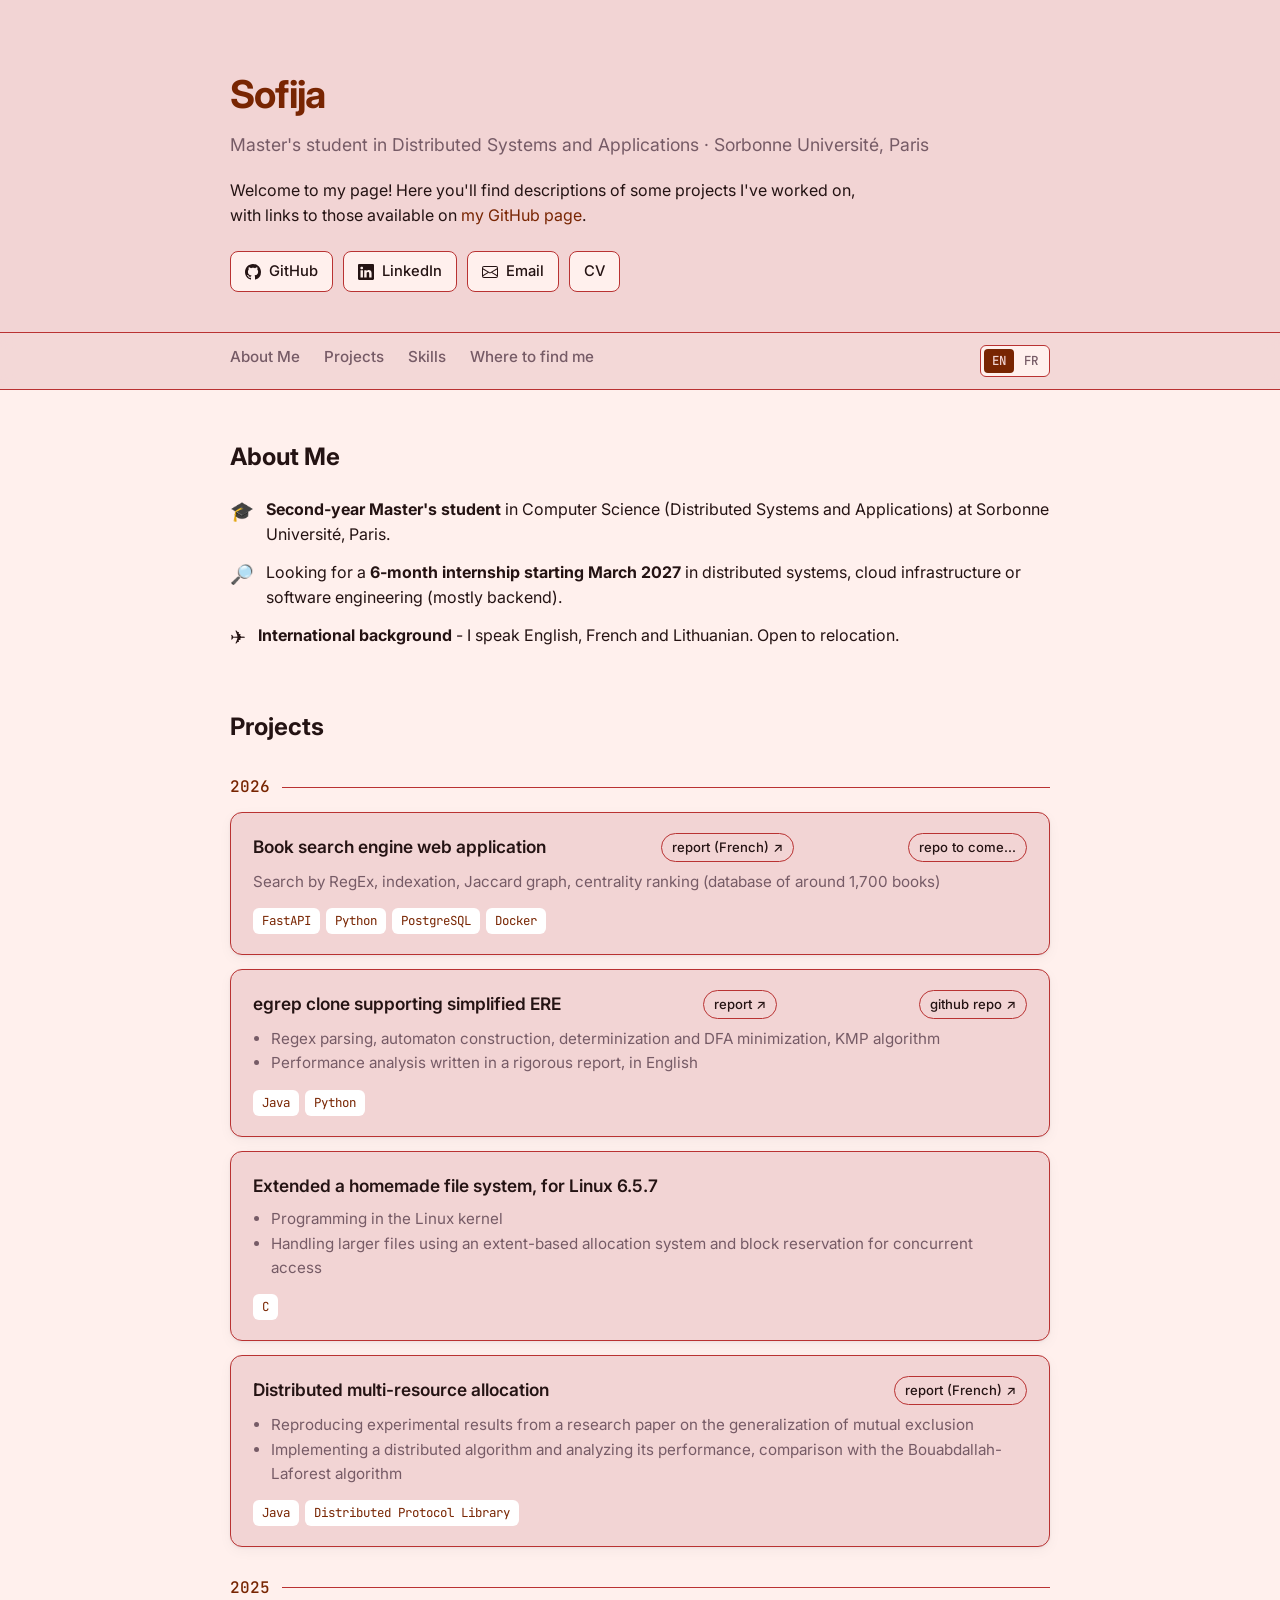
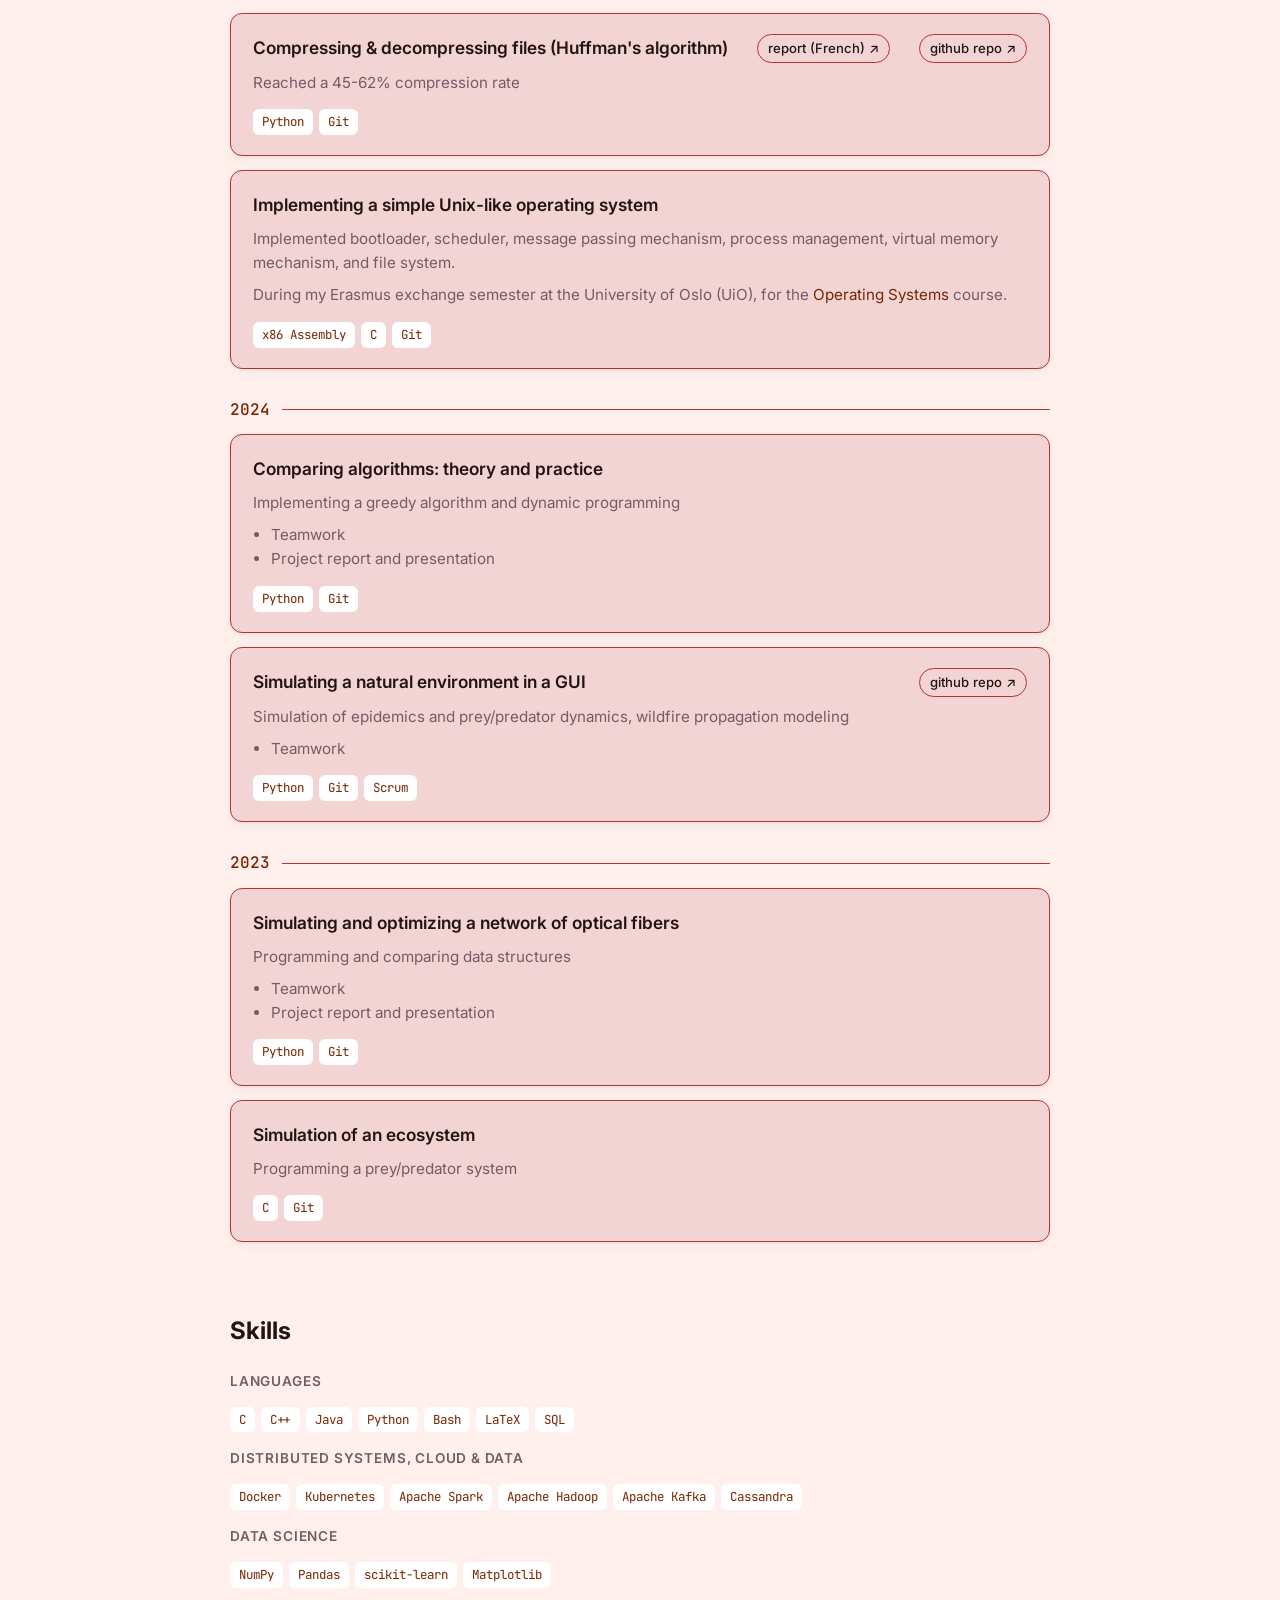
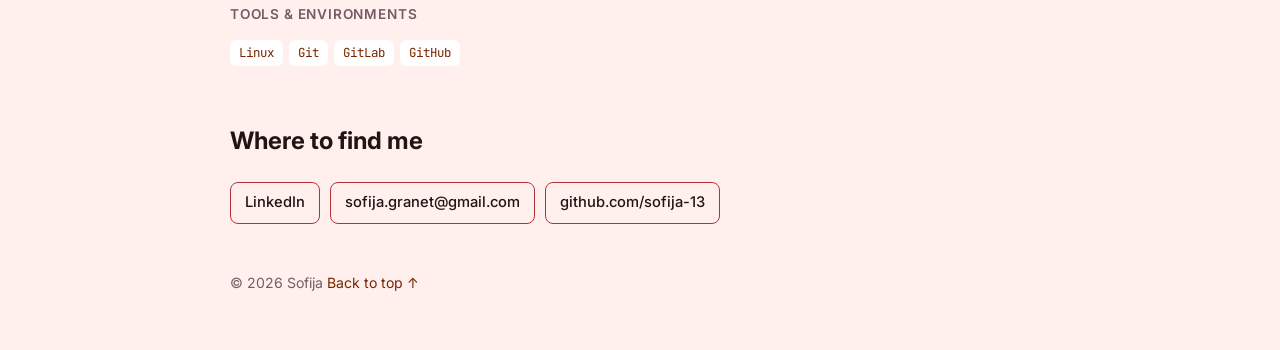
<file: index.html>
<!DOCTYPE html>
<html lang="en">

<head>
    <meta charset="UTF-8">
    <meta name="viewport" content="width=device-width, initial-scale=1.0">
    <title>Sofija</title>
    <meta name="description"
        content="Sofija - Master's student in Distributed Systems and Applications at Sorbonne Université. Projects, skills and contact.">
    <link rel="preconnect" href="https://fonts.googleapis.com">
    <link rel="preconnect" href="https://fonts.gstatic.com" crossorigin>
    <link
        href="https://fonts.googleapis.com/css2?family=Inter:wght@400;500;600;700&family=JetBrains+Mono:wght@400;500&display=swap"
        rel="stylesheet">
    <link rel="stylesheet" href="style.css">
</head>
<style>
    
</style>
<body>       
        <header id="home">
        <div class="wrap">
            <!-- <div class="bloc"> -->
            <a class="wordmark" href="#home"><h1>Sofija</h1></a>
            <p class="role">Master's student in Distributed Systems and Applications · Sorbonne Université, Paris</p>
            <p class="intro">
                Welcome to my page! Here you'll find descriptions of some projects I've worked on,
                with links to those available on <a href="https://github.com/sofija-13">my GitHub page</a>.
                
            </p>
            <div class="links">
                <a class="btn" href="https://github.com/sofija-13">
                    <svg viewBox="0 0 16 16" aria-hidden="true">
                        <path
                            d="M8 0C3.58 0 0 3.58 0 8c0 3.54 2.29 6.53 5.47 7.59.4.07.55-.17.55-.38 0-.19-.01-.82-.01-1.49-2.01.37-2.53-.49-2.69-.94-.09-.23-.48-.94-.82-1.13-.28-.15-.68-.52-.01-.53.63-.01 1.08.58 1.23.82.72 1.21 1.87.87 2.33.66.07-.52.28-.87.51-1.07-1.78-.2-3.64-.89-3.64-3.95 0-.87.31-1.59.82-2.15-.08-.2-.36-1.02.08-2.12 0 0 .67-.21 2.2.82.64-.18 1.32-.27 2-.27.68 0 1.36.09 2 .27 1.53-1.04 2.2-.82 2.2-.82.44 1.1.16 1.92.08 2.12.51.56.82 1.27.82 2.15 0 3.07-1.87 3.75-3.65 3.95.29.25.54.73.54 1.48 0 1.07-.01 1.93-.01 2.2 0 .21.15.46.55.38A8.013 8.013 0 0016 8c0-4.42-3.58-8-8-8z" />
                    </svg>
                    GitHub
                </a>
                <a class="btn" href="https://linkedin.com/in/sofija-granet">
                    <svg viewBox="0 0 16 16" aria-hidden="true">
                        <path
                            d="M0 1.15C0 .52.52 0 1.17 0h13.66C15.48 0 16 .52 16 1.15v13.7c0 .63-.52 1.15-1.17 1.15H1.17C.52 16 0 15.48 0 14.85zM4.94 13.4V6.17H2.54v7.23zM3.74 5.18c.84 0 1.36-.55 1.36-1.25-.02-.71-.52-1.25-1.34-1.25-.82 0-1.36.54-1.36 1.25 0 .7.52 1.25 1.33 1.25zm4.91 8.22V9.36c0-.21.02-.43.08-.58.17-.43.57-.88 1.23-.88.87 0 1.21.66 1.21 1.64v3.86h2.4V9.26c0-2.22-1.18-3.25-2.76-3.25-1.27 0-1.84.7-2.16 1.2v.02h-.02l.02-.02V6.17h-2.4c.03.68 0 7.23 0 7.23z" />
                    </svg>
                    LinkedIn
                </a>
                <a class="btn" href="mailto:sofija.granet@gmail.com">
                    <svg viewBox="0 0 16 16" aria-hidden="true">
                        <path
                            d="M0 4a2 2 0 012-2h12a2 2 0 012 2v8a2 2 0 01-2 2H2a2 2 0 01-2-2zm2-1a1 1 0 00-1 1v.22l7 4.2 7-4.2V4a1 1 0 00-1-1zm13 2.38-4.71 2.83L15 11.1zM14.97 12.3 9.34 8.83 8 9.58l-1.34-.75-5.63 3.47A1 1 0 002 13h12a1 1 0 00.97-.7zM1 11.1l4.71-2.89L1 5.38z" />
                    </svg>
                    Email
                </a>
                <a class="btn" href="pdf/cv-EN.pdf" target="_blank" rel="noopener noreferrer">CV</a>
            </div>
            <!-- </div> -->
            <!-- <div class="bloc"><img src="img/ciurlionis-friendship.jpg" alt="painting: 'Friendship', Čiurlionis" width="256"
                    height="294" title="„Bičiulystė“, M. K. Čiurlionis"></div> -->
        </div>
    </header>

    <nav>
        <div class="wrap">
            <a href="#about-me">About Me</a>
            <a href="#projects">Projects</a>
            <a href="#skills">Skills</a>
            <a href="#where-to-find-me">Where to find me</a>
            <div class="language-switch" aria-label="Language">
                <a class="active" href="index.html" aria-current="page" lang="en">EN</a>
                <a href="fr/index.html" lang="fr">FR</a>
            </div>
        </div>
    </nav>

    <main class="wrap">

        <!-- ======================= ABOUT ======================= -->
        <section id="about-me">
            <h2>About Me</h2>
            <ul class="about-list">
                <li><span class="ico">🎓</span><span><strong>Second-year Master's student</strong> in Computer Science
                        (Distributed
                        Systems and Applications) at Sorbonne Université, Paris.</span></li>
                <li><span class="ico">🔎</span><span>Looking for a <strong>6-month internship starting March
                            2027</strong> in distributed systems, cloud infrastructure or software engineering (mostly
                        backend).
                        <!-- Hands-on experience, from Linux kernel modules to containerized data pipelines.</span> -->
                </li>
                <li><span class="ico">✈️</span><span><strong>International background</strong> - I speak English, French and
                        Lithuanian.
                        Open to relocation.</span></li>
            </ul>
        </section>

        <!-- ======================= PROJECTS ======================= -->
        <section id="projects">
            <h2>Projects</h2>

            <!-- ---------- 2026 ---------- -->
            <div class="year">2026</div>
            <article class="card">
                <div class="card-head">
                    <h3>Book search engine web application</h3>
                    <a class="repo" href="pdf/rapport-webapp.pdf" target="_blank" rel="noopener noreferrer">report (French) ↗</a>
                    <!-- <a class="repo" href="https://github.com/sofija-13/TODO">github repo ↗</a> -->
                    <a class="repo">repo to come...</a>
                </div>
                <p>Search by RegEx, indexation, Jaccard graph, centrality ranking (database of around 1,700 books)</p>
                <div class="tags"><span class="tag">FastAPI</span><span class="tag">Python</span><span class="tag">PostgreSQL</span><span class="tag">Docker</span></div>
            </article>

            <article class="card">
                <div class="card-head">
                    <h3>egrep clone supporting simplified ERE</h3>
                    <a class="repo" href="pdf/report-egrep.pdf" target="_blank" rel="noopener noreferrer">report ↗</a>
                    <a class="repo" href="https://github.com/sofija-13/daar_p1">github repo ↗</a>
                </div>
                <ul>
                    <li>Regex parsing, automaton construction, determinization and DFA minimization, KMP algorithm</li>
                    <li>Performance analysis written in a rigorous report, in English</li>
                </ul>
                <div class="tags"><span class="tag">Java</span><span class="tag">Python</span></div>
            </article>


            <article class="card">
                <div class="card-head">
                    <h3>Extended a homemade file system, for Linux 6.5.7</h3>
                    <!-- <a class="repo" href="https://github.com/sofija-13/REPO">GitHub ↗</a> -->
                </div>
                <ul>
                    <li>Programming in the Linux kernel</li>
                    <li>Handling larger files using an extent-based allocation system and block reservation for
                        concurrent access</li>
                </ul>
                <div class="tags"><span class="tag">C</span></div>
            </article>

            <article class="card">
                <div class="card-head">
                    <h3>Distributed multi-resource allocation</h3>
                    <a class="repo" href="pdf/rapport-psar.pdf" target="_blank" rel="noopener noreferrer">report (French) ↗</a>
                </div>
                <ul>
                    <li>Reproducing experimental results from a research paper on the generalization of mutual exclusion
                    </li>
                    <li>Implementing a distributed algorithm and analyzing its performance, comparison with the
                        Bouabdallah-Laforest algorithm</li>
                </ul>
                <div class="tags"><span class="tag">Java</span><span class="tag">Distributed Protocol Library</span>
                </div>
                <!-- <a href="https://gitlab.lip6.fr/jlejeune/diplab">DipLab</a> -->
            </article>

            <!--
      <article class="card">
        <div class="card-head"><h3>Peer-to-peer system</h3></div>
        <p>Distributed algorithms</p>
        <div class="tags"><span class="tag">C</span><span class="tag">MPI</span></div>
      </article>
      -->

            <!-- ---------- 2025 ---------- -->
            <div class="year">2025</div>

            <article class="card">
                <div class="card-head">
                    <h3>Compressing & decompressing files (Huffman's algorithm)</h3>
                    <a class="repo" href="pdf/rapport-huffman.pdf" target="_blank" rel="noopener noreferrer">report (French) ↗</a>
                    <a class="repo" href="https://github.com/sofija-13/Huffman-Dynamique">github repo ↗</a>
                </div>
                <p>Reached a 45-62% compression rate</p>
                <div class="tags"><span class="tag">Python</span><span class="tag">Git</span></div>
            </article>

            <article class="card">
                <div class="card-head">
                    <h3>Implementing a simple Unix-like operating system</h3>
                </div>
                <p>Implemented bootloader, scheduler, message passing mechanism, process management, virtual memory
                    mechanism, and file system.</p>
                <p>During my Erasmus exchange semester at the University of Oslo (UiO), for the
                    <a href="https://www.uio.no/studier/emner/matnat/ifi/IN3000/index-eng.html">Operating Systems</a>
                    course.
                </p>
                <div class="tags"><span class="tag">x86 Assembly</span><span class="tag">C</span><span
                        class="tag">Git</span></div>
            </article>

            <!-- ---------- 2024 ---------- -->
            <div class="year">2024</div>

            <article class="card">
                <div class="card-head">
                    <h3>Comparing algorithms: theory and practice</h3>
                </div>
                <p>Implementing a greedy algorithm and dynamic programming</p>
                <ul>
                    <li>Teamwork</li>
                    <li>Project report and presentation</li>
                </ul>
                <div class="tags"><span class="tag">Python</span><span class="tag">Git</span></div>
            </article>

            <article class="card">
                <div class="card-head">
                    <h3>Simulating a natural environment in a GUI</h3>
                    <a class="repo" href="https://github.com/sofija-13/poulerenardvipere">github repo ↗</a>
                </div>
                <p>Simulation of epidemics and prey/predator dynamics, wildfire propagation modeling</p>
                <ul>
                    <li>Teamwork</li>
                </ul>
                <div class="tags"><span class="tag">Python</span><span class="tag">Git</span><span class="tag">Scrum</span></div>
            </article>

            <!-- ---------- 2023 ---------- -->
            <div class="year">2023</div>

            <article class="card">
                <div class="card-head">
                    <h3>Simulating and optimizing a network of optical fibers</h3>
                </div>
                <p>Programming and comparing data structures</p>
                <ul>
                    <li>Teamwork</li>
                    <li>Project report and presentation</li>
                </ul>
                <div class="tags"><span class="tag">Python</span><span class="tag">Git</span></div>
            </article>

            <article class="card">
                <div class="card-head">
                    <h3>Simulation of an ecosystem</h3>
                </div>
                <p>Programming a prey/predator system</p>
                <div class="tags"><span class="tag">C</span><span class="tag">Git</span></div>
            </article>
        </section>

        <!-- ======================= SKILLS ======================= -->
        <section id="skills">
            <h2>Skills</h2>
            <div class="skills">
                <div class="skill-group">
                    <h3>Languages</h3>
                    <div class="tags">
                        <span class="tag">C</span><span class="tag">C++</span><span class="tag">Java</span><span
                            class="tag">Python</span>
                        <span class="tag">Bash</span><span class="tag">LaTeX</span>
                        <span class="tag">SQL</span>
                    </div>
                </div>
                <div class="skill-group">
                    <h3>Distributed systems, cloud &amp; data</h3>
                    <div class="tags">
                        <span class="tag">Docker</span><span class="tag">Kubernetes</span><span class="tag">Apache Spark</span><span class="tag">Apache Hadoop</span><span
                            class="tag">Apache Kafka</span><span class="tag">Cassandra</span>
                    </div>
                </div>
                <!-- <div class="skill-group">
                    <h3>Web</h3>
                    <div class="tags">
                        <span class="tag">Django REST</span><span class="tag">Vue.js</span><span class="tag">Yarn</span>
                    </div>
                </div> -->
                <div class="skill-group">
                    <h3>Data science</h3>
                    <div class="tags">
                        <span class="tag">NumPy</span><span class="tag">Pandas</span><span
                            class="tag">scikit-learn</span><span class="tag">Matplotlib</span>
                    </div>
                </div>
                <div class="skill-group">
                    <h3>Tools &amp; environments</h3>
                    <div class="tags"><span class="tag">Linux</span>
                        <span class="tag">Git</span><span class="tag">GitLab</span><span class="tag">GitHub</span>
                    </div>
                </div>
            </div>
        </section>

        <!-- ======================= CONTACT ======================= -->
        <section id="where-to-find-me">
            <h2>Where to find me</h2>
            <div class="links">
                <a class="btn" href="https://linkedin.com/in/sofija-granet">LinkedIn</a>
                <a class="btn" href="mailto:sofija.granet@gmail.com">sofija.granet@gmail.com</a>
                <a class="btn" href="https://github.com/sofija-13">github.com/sofija-13</a>
            </div>
        </section>
    </main>

    <footer>
        <div class="wrap">
            <!-- Compteur de visites (optionnel) :
                  <img src="https://visitcount.itsvg.in/api?id=sofija-13&icon=8&color=4" alt="visit counter">
                  -->
            <span>© 2026 Sofija</span>
            <a href="#home">Back to top ↑</a>
        </div>
    </footer>
    

</body>

</html>
</file>
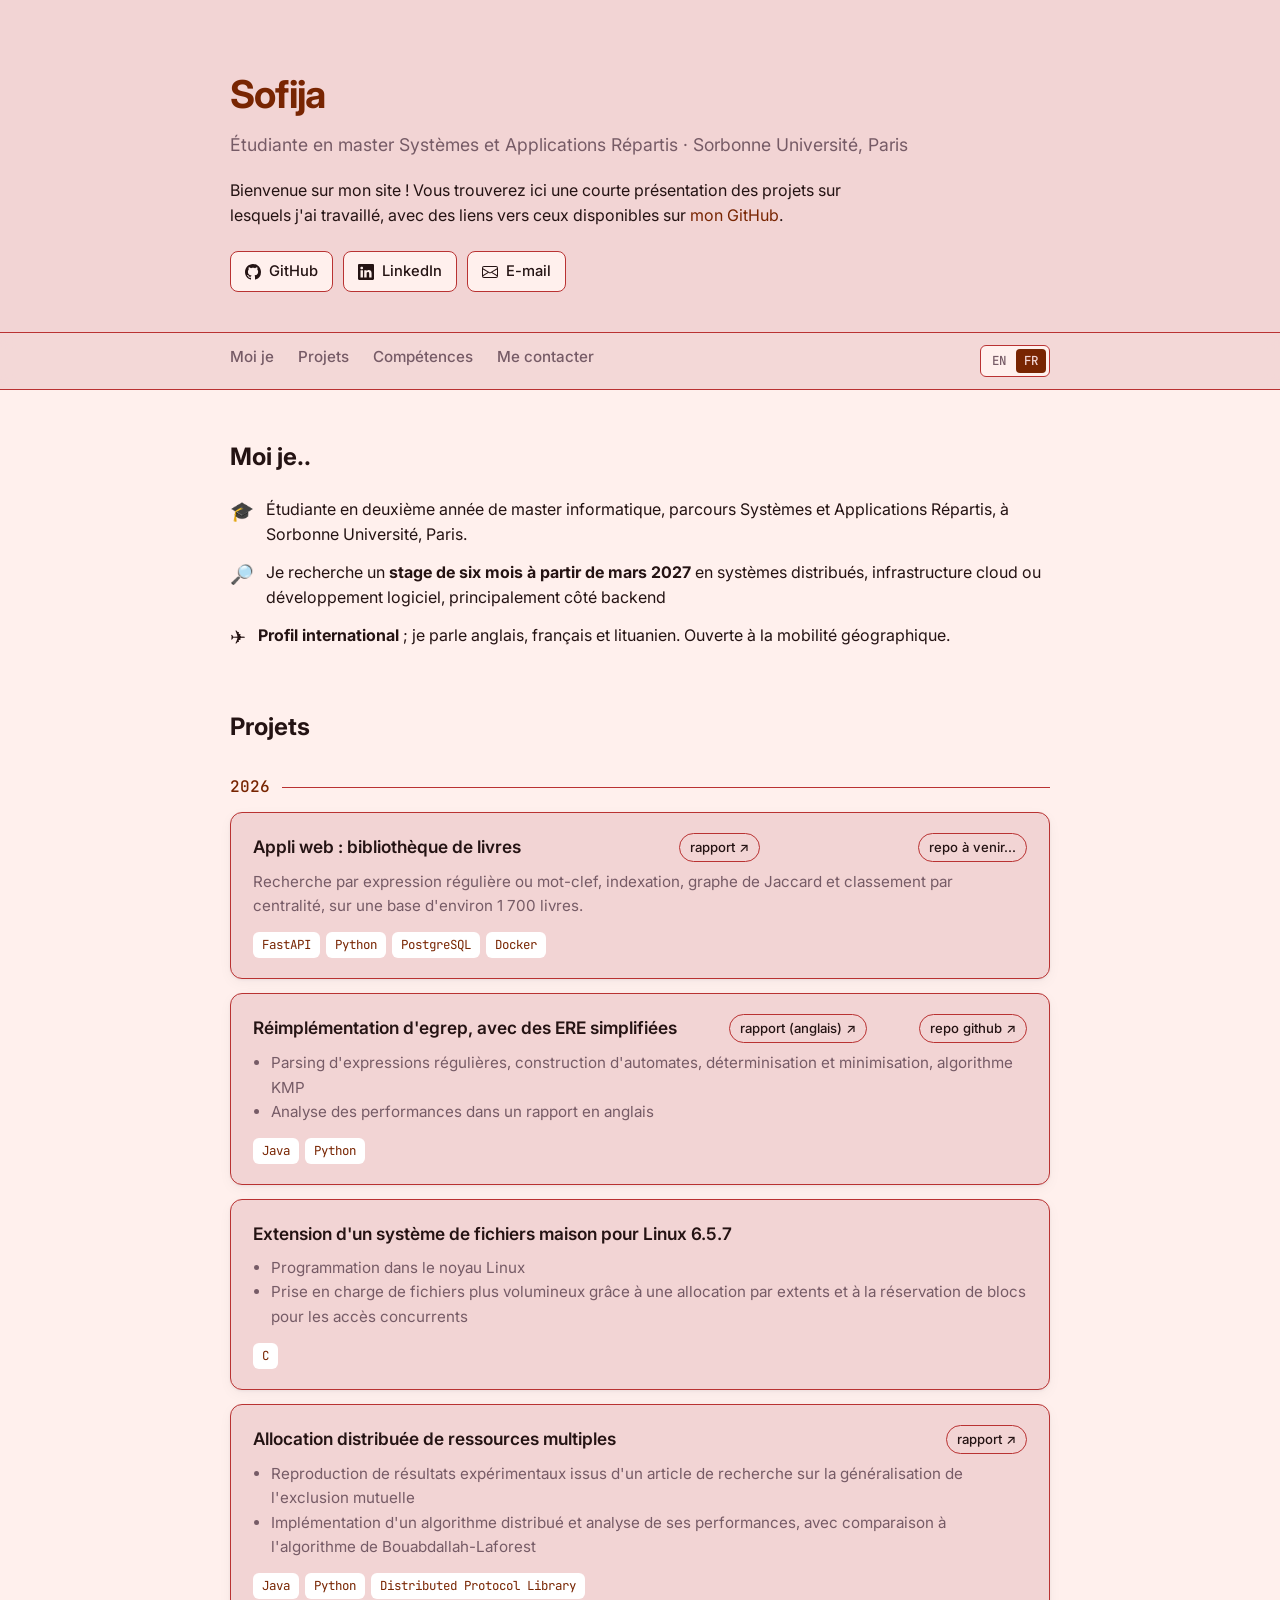
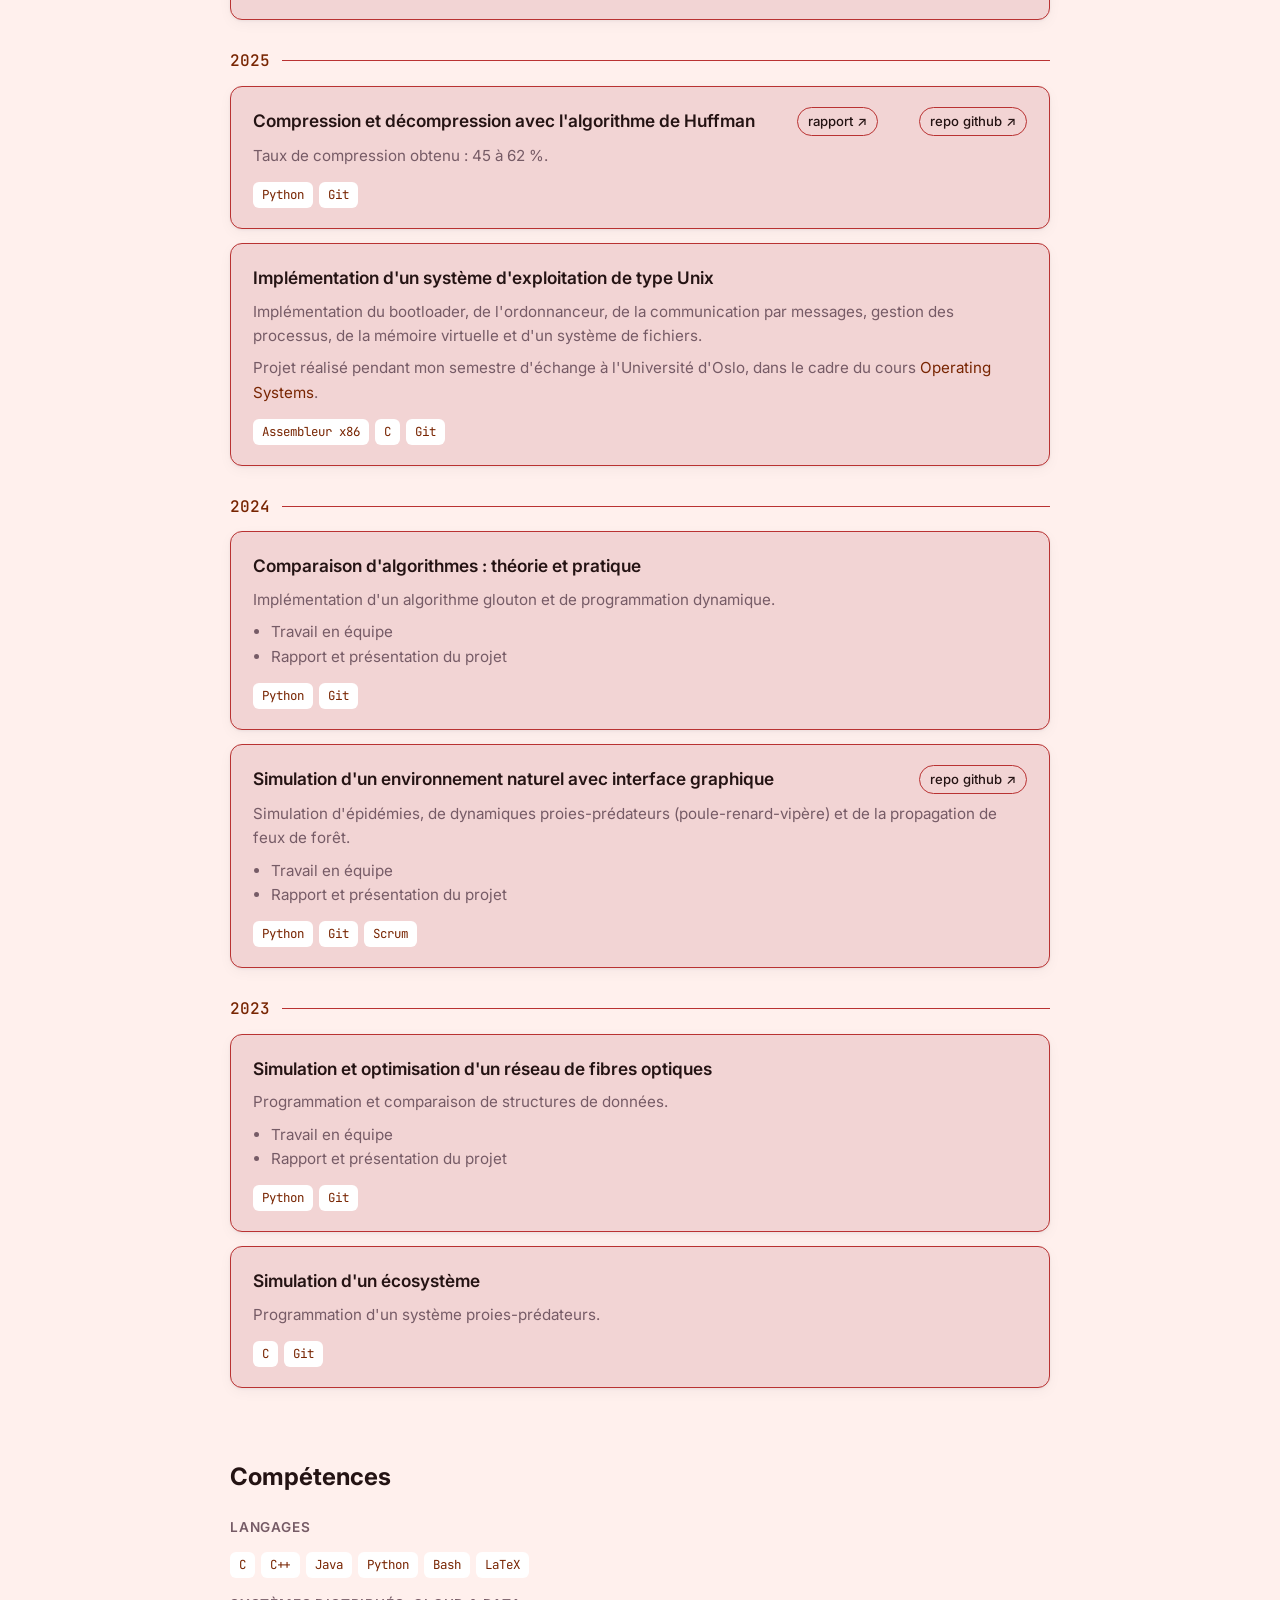
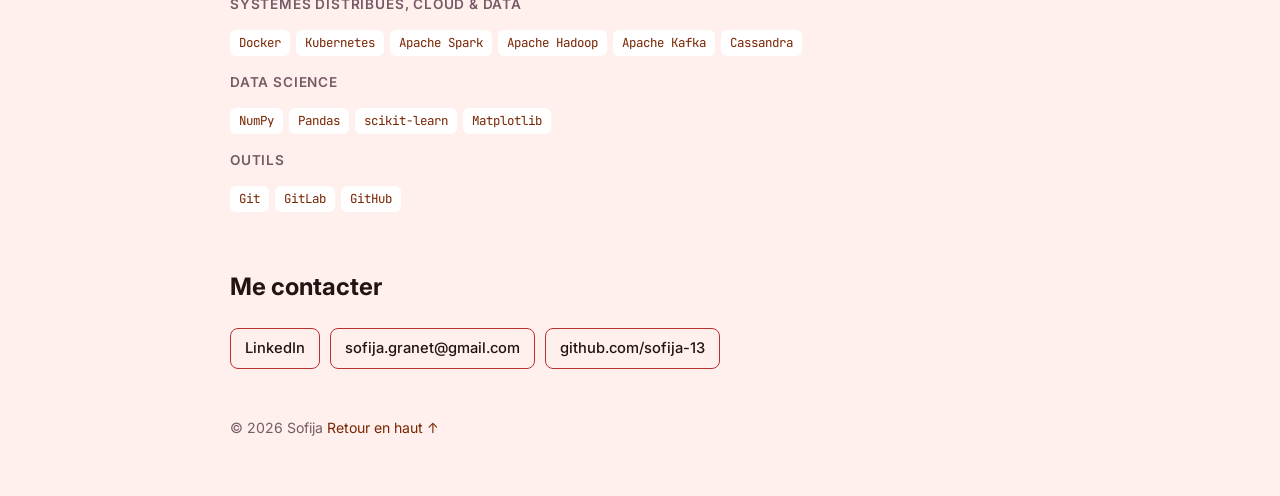
<file: fr/index.html>
<!DOCTYPE html>
<html lang="fr">

<head>
    <meta charset="UTF-8">
    <meta name="viewport" content="width=device-width, initial-scale=1.0">
    <title>Sofija</title>
    <meta name="description"
        content="Sofija, étudiante en master Systèmes et Applications Répartis à Sorbonne Université. Projets, compétences et contact.">
    <link rel="preconnect" href="https://fonts.googleapis.com">
    <link rel="preconnect" href="https://fonts.gstatic.com" crossorigin>
    <link
        href="https://fonts.googleapis.com/css2?family=Inter:wght@400;500;600;700&family=JetBrains+Mono:wght@400;500&display=swap"
        rel="stylesheet">
    <link rel="stylesheet" href="../style.css">
</head>
<style>
</style>
<body>
    <!-- <img class="background-image" src="../img/ciurlionis-friendship-2-4.jpg" alt="painting: 'Friendship', Ciurlionis"
        style="width: auto; height: auto;" title="„Bičiulystė“, M. K. Čiurlionis"> -->
    <header id="home">
        <div class="wrap">
            <a class="wordmark" href="#home"><h1>Sofija</h1></a>
            <p class="role">Étudiante en master Systèmes et Applications Répartis · Sorbonne Université, Paris</p>
            <p class="intro">
                Bienvenue sur mon site ! Vous trouverez ici une courte présentation des projets sur lesquels j'ai travaillé,
                avec des liens vers ceux disponibles sur <a href="https://github.com/sofija-13">mon GitHub</a>.
            </p>
            <div class="links">
                <a class="btn" href="https://github.com/sofija-13">
                    <svg viewBox="0 0 16 16" aria-hidden="true">
                        <path
                            d="M8 0C3.58 0 0 3.58 0 8c0 3.54 2.29 6.53 5.47 7.59.4.07.55-.17.55-.38 0-.19-.01-.82-.01-1.49-2.01.37-2.53-.49-2.69-.94-.09-.23-.48-.94-.82-1.13-.28-.15-.68-.52-.01-.53.63-.01 1.08.58 1.23.82.72 1.21 1.87.87 2.33.66.07-.52.28-.87.51-1.07-1.78-.2-3.64-.89-3.64-3.95 0-.87.31-1.59.82-2.15-.08-.2-.36-1.02.08-2.12 0 0 .67-.21 2.2.82.64-.18 1.32-.27 2-.27.68 0 1.36.09 2 .27 1.53-1.04 2.2-.82 2.2-.82.44 1.1.16 1.92.08 2.12.51.56.82 1.27.82 2.15 0 3.07-1.87 3.75-3.65 3.95.29.25.54.73.54 1.48 0 1.07-.01 1.93-.01 2.2 0 .21.15.46.55.38A8.013 8.013 0 0016 8c0-4.42-3.58-8-8-8z" />
                    </svg>
                    GitHub
                </a>
                <a class="btn" href="https://linkedin.com/in/sofija-granet">
                    <svg viewBox="0 0 16 16" aria-hidden="true">
                        <path
                            d="M0 1.15C0 .52.52 0 1.17 0h13.66C15.48 0 16 .52 16 1.15v13.7c0 .63-.52 1.15-1.17 1.15H1.17C.52 16 0 15.48 0 14.85zM4.94 13.4V6.17H2.54v7.23zM3.74 5.18c.84 0 1.36-.55 1.36-1.25-.02-.71-.52-1.25-1.34-1.25-.82 0-1.36.54-1.36 1.25 0 .7.52 1.25 1.33 1.25zm4.91 8.22V9.36c0-.21.02-.43.08-.58.17-.43.57-.88 1.23-.88.87 0 1.21.66 1.21 1.64v3.86h2.4V9.26c0-2.22-1.18-3.25-2.76-3.25-1.27 0-1.84.7-2.16 1.2v.02h-.02l.02-.02V6.17h-2.4c.03.68 0 7.23 0 7.23z" />
                    </svg>
                    LinkedIn
                </a>
                <a class="btn" href="mailto:sofija.granet@gmail.com">
                    <svg viewBox="0 0 16 16" aria-hidden="true">
                        <path
                            d="M0 4a2 2 0 012-2h12a2 2 0 012 2v8a2 2 0 01-2 2H2a2 2 0 01-2-2zm2-1a1 1 0 00-1 1v.22l7 4.2 7-4.2V4a1 1 0 00-1-1zm13 2.38-4.71 2.83L15 11.1zM14.97 12.3 9.34 8.83 8 9.58l-1.34-.75-5.63 3.47A1 1 0 002 13h12a1 1 0 00.97-.7zM1 11.1l4.71-2.89L1 5.38z" />
                    </svg>
                    E-mail
                </a>
                <!-- <a class="btn" href="pdf/cv-FR.pdf" target="_blank" rel="noopener noreferrer">CV</a> -->
            </div>
        </div>
    </header>

    <nav>
        <div class="wrap">
            <a href="#about-me">Moi je</a>
            <a href="#projects">Projets</a>
            <a href="#skills">Compétences</a>
            <a href="#where-to-find-me">Me contacter</a>
            <div class="language-switch" aria-label="Langue">
                <a href="../index.html" lang="en">EN</a>
                <a class="active" href="index.html" aria-current="page" lang="fr">FR</a>
            </div>
        </div>
    </nav>

    <main class="wrap">

        <section id="about-me">
            <h2>Moi je..</h2>
            <ul class="about-list">
                <li><span class="ico">🎓</span><span>Étudiante en deuxième année de master informatique, parcours Systèmes et Applications Répartis, à Sorbonne Université, Paris.</span></li>
                <li><span class="ico">🔎</span><span>Je recherche un <strong>stage de six mois à partir de mars 2027</strong> en
                        systèmes distribués, infrastructure cloud ou développement logiciel, principalement côté backend</span>
                </li>
                <li><span class="ico">✈️</span><span><strong>Profil international</strong> ; je parle anglais, français et
                        lituanien. Ouverte à la mobilité géographique.</span></li>
            </ul>
        </section>

        <section id="projects">
            <h2>Projets</h2>

            <div class="year">2026</div>
            
            <article class="card">
                <div class="card-head">
                    <h3>Appli web : bibliothèque de livres</h3>
                    <a class="repo" href="pdf/rapport-webapp.pdf" target="_blank" rel="noopener noreferrer">rapport ↗</a>
                    <!-- <a class="repo" href="https://github.com/sofija-13/TODO">repo github ↗</a> -->
                    <a class="repo">repo à venir...</a>
                </div>
                <p>Recherche par expression régulière ou mot-clef, indexation, graphe de Jaccard et classement par centralité, sur une base d'environ 1 700 livres.
                </p>
                <div class="tags"><span class="tag">FastAPI</span><span class="tag">Python</span><span class="tag">PostgreSQL</span><span class="tag">Docker</span></div>
            </article>

            <article class="card">
                <div class="card-head">
                    <h3>Réimplémentation d'egrep, avec des ERE simplifiées</h3>
                    <a class="repo" href="pdf/report-egrep.pdf" target="_blank" rel="noopener noreferrer">rapport (anglais) ↗</a>
                    <a class="repo" href="https://github.com/sofija-13/daar_p1">repo github ↗</a>
                </div>
                <ul>
                    <li>Parsing d'expressions régulières, construction d'automates, déterminisation et minimisation, algorithme KMP</li>
                    <li>Analyse des performances dans un rapport en anglais</li>
                </ul>
                <div class="tags"><span class="tag">Java</span><span class="tag">Python</span></div>
            </article>

            <article class="card">
                <div class="card-head">
                    <h3>Extension d'un système de fichiers maison pour Linux 6.5.7</h3>
                </div>
                <ul>
                    <li>Programmation dans le noyau Linux</li>
                    <li>Prise en charge de fichiers plus volumineux grâce à une allocation par extents et à la réservation de blocs pour les accès concurrents</li>
                </ul>
                <div class="tags"><span class="tag">C</span></div>
            </article>

            <article class="card">
                <div class="card-head">
                    <h3>Allocation distribuée de ressources multiples</h3>
                    <a class="repo" href="pdf/rapport-psar.pdf" target="_blank" rel="noopener noreferrer">rapport ↗</a>
                </div>
                <ul>
                    <li>Reproduction de résultats expérimentaux issus d'un article de recherche sur la généralisation de l'exclusion mutuelle</li>
                    <li>Implémentation d'un algorithme distribué et analyse de ses performances, avec comparaison à l'algorithme de Bouabdallah-Laforest</li>
                </ul>
                <div class="tags"><span class="tag">Java</span><span class="tag">Python</span><span class="tag">Distributed Protocol Library</span></div>
            </article>

            <div class="year">2025</div>

            <article class="card">
                <div class="card-head">
                    <h3>Compression et décompression avec l'algorithme de Huffman</h3>
                    <a class="repo" href="pdf/rapport-huffman.pdf" target="_blank" rel="noopener noreferrer">rapport ↗</a><a class="repo" href="https://github.com/sofija-13/Huffman-Dynamique">repo github ↗</a>
                </div>
                <p>Taux de compression obtenu : 45 à 62 %.</p>
                <div class="tags"><span class="tag">Python</span><span class="tag">Git</span></div>
            </article>

            <article class="card">
                <div class="card-head">
                    <h3>Implémentation d'un système d'exploitation de type Unix</h3>
                </div>
                <p>Implémentation du bootloader, de l'ordonnanceur, de la communication par messages, gestion des processus, de la mémoire virtuelle et d'un système de fichiers.</p>
                <p>Projet réalisé pendant mon semestre d'échange à l'Université d'Oslo, dans le cadre du cours <a href="https://www.uio.no/studier/emner/matnat/ifi/IN3000/index-eng.html">Operating Systems</a>.</p>
                <div class="tags"><span class="tag">Assembleur x86</span><span class="tag">C</span><span class="tag">Git</span></div>
            </article>

            <div class="year">2024</div>

            <article class="card">
                <div class="card-head">
                    <h3>Comparaison d'algorithmes : théorie et pratique</h3>
                </div>
                <p>Implémentation d'un algorithme glouton et de programmation dynamique.</p>
                <ul>
                    <li>Travail en équipe</li>
                    <li>Rapport et présentation du projet</li>
                </ul>
                <div class="tags"><span class="tag">Python</span><span class="tag">Git</span></div>
            </article>

            <article class="card">
                <div class="card-head">
                    <h3>Simulation d'un environnement naturel avec interface graphique</h3>
                    <a class="repo" href="https://github.com/sofija-13/poulerenardvipere">repo github ↗</a>
                </div>
                <p>Simulation d'épidémies, de dynamiques proies-prédateurs (poule-renard-vipère) et de la propagation de feux de forêt.</p>
                <ul>
                    <li>Travail en équipe</li>
                    <li>Rapport et présentation du projet</li>
                </ul>
                <div class="tags"><span class="tag">Python</span><span class="tag">Git</span><span class="tag">Scrum</span></div>
            </article>

            <div class="year">2023</div>

            <article class="card">
                <div class="card-head">
                    <h3>Simulation et optimisation d'un réseau de fibres optiques</h3>
                </div>
                <p>Programmation et comparaison de structures de données.</p>
                <ul>
                    <li>Travail en équipe</li>
                    <li>Rapport et présentation du projet</li>
                </ul>
                <div class="tags"><span class="tag">Python</span><span class="tag">Git</span></div>
            </article>

            <article class="card">
                <div class="card-head">
                    <h3>Simulation d'un écosystème</h3>
                </div>
                <p>Programmation d'un système proies-prédateurs.</p>
                <div class="tags"><span class="tag">C</span><span class="tag">Git</span></div>
            </article>
        </section>

        <section id="skills">
            <h2>Compétences</h2>
            <div class="skills">
                <div class="skill-group">
                    <h3>Langages</h3>
                    <div class="tags">
                        <span class="tag">C</span><span class="tag">C++</span><span class="tag">Java</span><span class="tag">Python</span>
                        <span class="tag">Bash</span><span class="tag">LaTeX</span>
                    </div>
                </div>
                <div class="skill-group">
                    <h3>Systèmes distribués, cloud &amp; data</h3>
                    <div class="tags">
                        <span class="tag">Docker</span><span class="tag">Kubernetes</span><span class="tag">Apache Spark</span><span class="tag">Apache Hadoop</span><span class="tag">Apache Kafka</span><span class="tag">Cassandra</span>
                    </div>
                </div>
                <!-- <div class="skill-group">
                    <h3>Web</h3>
                    <div class="tags">
                        <span class="tag">Django REST</span><span class="tag">Vue.js</span><span class="tag">Yarn</span>
                    </div>
                </div> -->
                <div class="skill-group">
                    <h3>Data science</h3>
                    <div class="tags">
                        <span class="tag">NumPy</span><span class="tag">Pandas</span><span class="tag">scikit-learn</span><span class="tag">Matplotlib</span>
                    </div>
                </div>
                <div class="skill-group">
                    <h3>Outils</h3>
                    <div class="tags">
                        <span class="tag">Git</span><span class="tag">GitLab</span><span class="tag">GitHub</span>
                    </div>
                </div>
            </div>
        </section>

        <section id="where-to-find-me">
            <h2>Me contacter</h2>
            <div class="links">
                <a class="btn" href="https://linkedin.com/in/sofija-granet">LinkedIn</a>
                <a class="btn" href="mailto:sofija.granet@gmail.com">sofija.granet@gmail.com</a>
                <a class="btn" href="https://github.com/sofija-13">github.com/sofija-13</a>
            </div>
        </section>
    </main>

    <footer>
        <div class="wrap">
            <span>© 2026 Sofija</span>
            <a href="#home">Retour en haut ↑</a>
        </div>
    </footer>

</body>

</html>
</file>
<file: style.css>
:root {
    --background: #fff0ed;
    --surface: #f2d4d4;
    --text: #241313;
    --muted: #765b66;
    --border: #b93232;
    --accent: #782502;
    --accent-soft: #f3f4eb;
    --green: #122c25;
    --shadow: 0 1px 3px rgba(20, 30, 45, .06), 0 4px 14px rgba(20, 30, 45, .04);
}

/* TODO mode sombre */
/* @media (prefers-color-scheme: dark) {
    :root {
        --background: #0f141a;
        --surface: #161d25;
        --text: #e6ebf1;
        --muted: #98a4b3;
        --border: #263140;
        --accent: #4fb3d9;
        --accent-soft: #15303d;
        --green: #3fd1a5;
        --shadow: none;
    }
} */

* {
    box-sizing: border-box;
    margin: 0;
    padding: 0;
}

html {
    scroll-behavior: smooth;
}

body {
    font-family: "Inter", system-ui, -apple-system, sans-serif;
    background: var(--background);
    color: var(--text);
    line-height: 1.6;
    font-size: 16px;
}

a {
    color: var(--accent);
    text-decoration: none;
}

a:hover {
    text-decoration: underline;
}

.wrap {
    max-width: 860px;
    margin: 0 auto;
    padding: 0 20px;
}

/* ---------- Header ---------- */
header {
    padding: 64px 0 40px;
    border-bottom: 1px solid var(--border);
    background: var(--surface);
}

header h1 {
    font-size: 2.4rem;
    font-weight: 700;
    letter-spacing: -.02em;
}

header .role {
    color: var(--muted);
    font-size: 1.1rem;
    margin-top: 6px;
}

header .intro {
    margin-top: 18px;
    max-width: 640px;
}

.links {
    display: flex;
    flex-wrap: wrap;
    gap: 10px;
    margin-top: 22px;
}

.btn {
    display: inline-flex;
    align-items: center;
    gap: 8px;
    padding: 8px 14px;
    border-radius: 8px;
    border: 1px solid var(--border);
    background: var(--background);
    color: var(--text);
    font-weight: 500;
    font-size: .92rem;
}

.btn:hover {
    border-color: var(--accent);
    color: var(--accent);
    text-decoration: none;
}

.btn svg {
    width: 16px;
    height: 16px;
    fill: currentColor;
}

/* ---------- Nav ---------- */
nav {
    position: sticky;
    top: 0;
    z-index: 10;
    background: color-mix(in srgb, var(--surface) 88%, transparent);
    backdrop-filter: blur(8px);
    border-bottom: 1px solid var(--border);
}

nav .wrap {
    display: flex;
    gap: 24px;
    padding-top: 12px;
    padding-bottom: 12px;
    overflow-x: auto;
}

nav a {
    color: var(--muted);
    font-weight: 500;
    font-size: .95rem;
    white-space: nowrap;
}

nav a:hover {
    color: var(--accent);
    text-decoration: none;
}

.language-switch {
    display: inline-flex;
    flex-shrink: 0;
    gap: 2px;
    margin-left: auto;
    padding: 3px;
    border: 1px solid var(--border);
    border-radius: 6px;
    background: var(--background);
}

nav .language-switch a {
    padding: 2px 8px;
    border-radius: 4px;
    color: var(--muted);
    font-family: "JetBrains Mono", monospace;
    font-size: .78rem;
}

nav .language-switch a.active {
    background: var(--accent);
    color: var(--surface);
}

nav .language-switch a:hover {
    color: var(--accent);
    text-decoration: none;
}

nav .language-switch a.active:hover {
    color: var(--surface);
}

/* ---------- Sections ---------- */
section {
    padding: 48px 0 8px;
    scroll-margin-top: 50px;
}

h2 {
    font-size: 1.5rem;
    font-weight: 700;
    margin-bottom: 20px;
}

.conteneur {
    display: flex;
    /* Active le mode Flexbox sur le parent */
    gap: 15px;
    max-width: 860px;
    margin: 0 auto;
    padding: 0 0;
    /* Ajoute un espace entre les deux blocs (optionnel) */
}

.bloc {
    flex: 1;
    /* Partage l'espace de manière égale (optionnel) */
    /* background-color: #f0f0f0; */
    padding: 10px;
}

.year {
    font-family: "JetBrains Mono", monospace;
    color: var(--accent);
    font-size: 1rem;
    font-weight: 500;
    margin: 28px 0 12px;
    display: flex;
    align-items: center;
    gap: 12px;
}

.year::after {
    content: "";
    flex: 1;
    height: 1px;
    background: var(--border);
}

.card {
    background: var(--surface);
    border: 1px solid var(--border);
    border-radius: 12px;
    padding: 20px 22px;
    margin-bottom: 14px;
    box-shadow: var(--shadow);
}

.card-head {
    display: flex;
    justify-content: space-between;
    align-items: flex-start;
    gap: 12px;
    flex-wrap: wrap;
}

.card h3 {
    font-size: 1.08rem;
    font-weight: 600;
}

.card p {
    color: var(--muted);
    margin-top: 8px;
    font-size: .95rem;
}

.card ul {
    color: var(--muted);
    margin: 8px 0 0 18px;
    font-size: .95rem;
}

.repo {
    font-size: .82rem;
    font-weight: 500;
    padding: 3px 10px;
    border-radius: 999px;
    border: 1px solid var(--border);
    color: var(--text);
    white-space: nowrap;
}

.repo:hover {
    border-color: var(--accent);
    color: var(--accent);
    text-decoration: none;
}

.tags {
    display: flex;
    flex-wrap: wrap;
    gap: 6px;
    margin-top: 14px;
}

.tag {
    font-family: "JetBrains Mono", monospace;
    font-size: .78rem;
    padding: 3px 9px;
    border-radius: 6px;
    background: #ffffff;
    /* background: var(--surface); */
    color: var(--accent);
}

/* ---------- About ---------- */
.about-list {
    list-style: none;
    display: grid;
    gap: 12px;
}

.about-list li {
    display: flex;
    gap: 12px;
}

.about-list .ico {
    font-size: 1.2rem;
    line-height: 1.5;
}

/* ---------- Skills ---------- */
.skills {
    display: grid;
    gap: 16px;
}

.skill-group h3 {
    font-size: .85rem;
    text-transform: uppercase;
    letter-spacing: .06em;
    color: var(--muted);
    font-weight: 600;
    margin-bottom: 8px;
}

/* ---------- Footer ---------- */
footer {
    padding: 40px 0 56px;
    color: var(--muted);
    font-size: .88rem;
}

footer .links {
    margin-top: 0;
    margin-bottom: 18px;
}

@media (max-width: 560px) {
    header {
        padding: 44px 0 32px;
    }

    header h1 {
        font-size: 1.9rem;
    }

    .card {
        padding: 16px 18px;
    }
}
</file>
